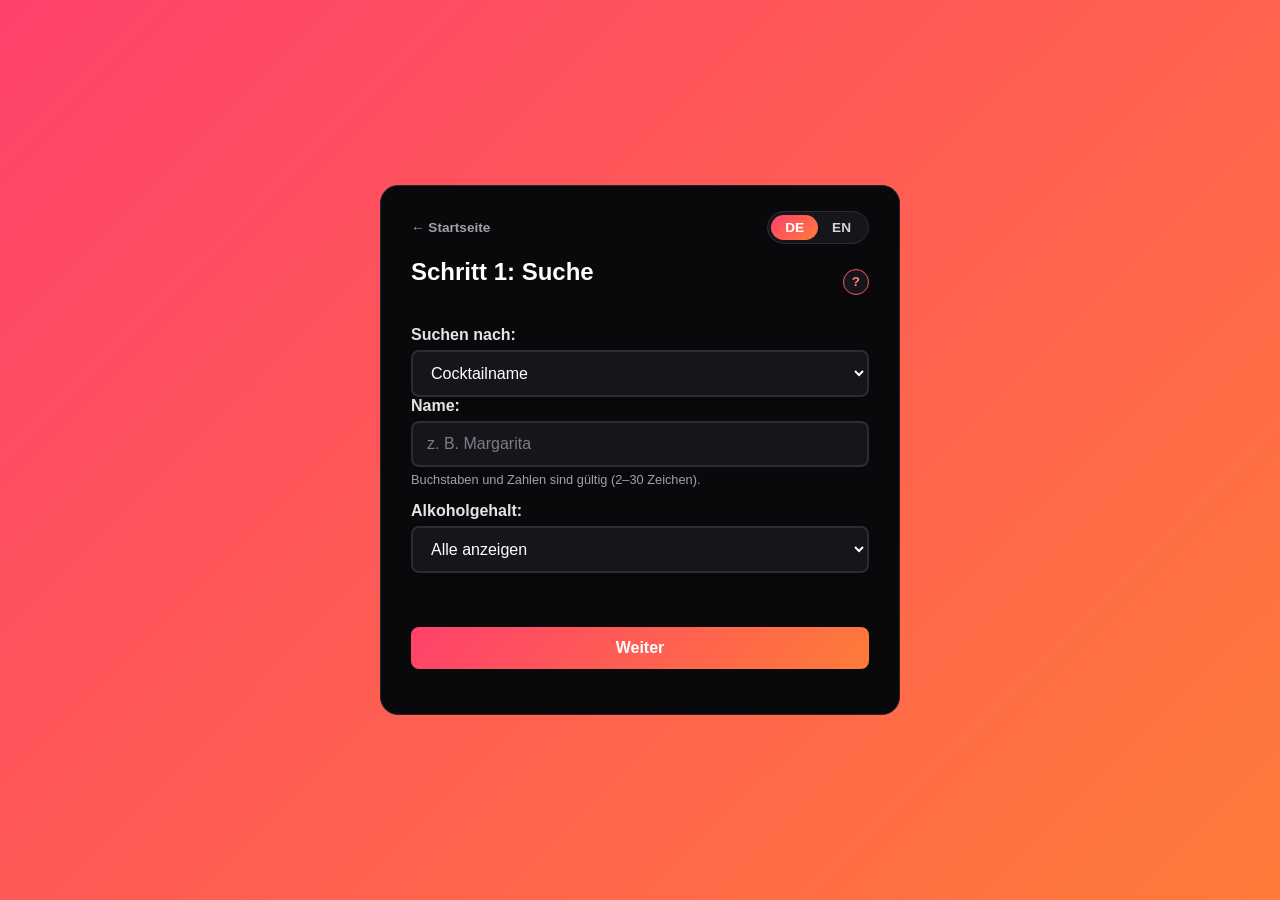
<file: index.html>
<!DOCTYPE html>
<html lang="de">
<head>
  <meta charset="UTF-8">
  <meta name="viewport" content="width=device-width, initial-scale=1.0">
  <title>Cocktail-Finder</title>
  <link rel="stylesheet" href="style.css">
</head>
<body>

  <main class="main-container">
    <form id="cocktailForm" onsubmit="return false;" class="form-card">

      <!-- DAUERHAFT SICHTBARER SPRACH-SWITCH OBEN RECHTS -->
      <div class="top-bar">
        <a href="start.html" class="home-link" data-i18n="homeLink">← Startseite</a>
        <div class="lang-switch" role="group" aria-label="Sprache wählen">
          <button type="button" id="btnLangDE" class="lang-btn active">DE</button>
          <button type="button" id="btnLangEN" class="lang-btn">EN</button>
        </div>
      </div>

      <!-- ==================== SCHRITT 1 ==================== -->
      <div id="step1" class="step">
        <div class="step-header">
          <h2 data-i18n="step1Title">Schritt 1: Suche</h2>
          <!-- E6 KOMPONENTE 1: TOOLTIP -->
          <span class="tooltip-wrapper">
            <button type="button" class="tooltip-trigger" aria-label="Hilfe zur Suche">?</button>
            <span class="tooltip-box" data-i18n="searchTooltip">
              Wähle „Cocktailname“ für bekannte Drinks, „Hauptzutat“ für Vorräte oder „Random“ für eine Überraschung.
            </span>
          </span>
        </div>

        <label for="searchType" data-i18n="labelSearchType">Suchen nach:</label>
        <select id="searchType">
          <option value="name" data-i18n="optName">Cocktailname</option>
          <option value="ingredient" data-i18n="optIngredient">Hauptzutat</option>
          <option value="random" data-i18n="optRandom">🎲 Random Cocktail</option>
        </select>

        <!-- Eingabefeld A: Name -->
        <div id="groupName">
          <label for="inputName" data-i18n="labelName">Name:</label>
          <input 
            type="text" 
            id="inputName" 
            placeholder="z. B. Margarita"
            aria-describedby="feedbackText nameHint"
            aria-invalid="false"
          >
          <small id="nameHint" class="hint-text" data-i18n="hintText">Buchstaben und Zahlen sind gültig (2–30 Zeichen).</small>
        </div>

        <!-- Eingabefeld B: Zutat -->
        <div id="groupIngredient" class="hidden">
          <label for="inputIngredient" data-i18n="labelIngredient">Zutat:</label>
          <input 
            type="text" 
            id="inputIngredient" 
            placeholder="z. B. Rum"
            aria-describedby="feedbackText ingredientHint"
            aria-invalid="false"
          >
          <small id="ingredientHint" class="hint-text" data-i18n="hintText">Buchstaben und Zahlen sind gültig (2–30 Zeichen).</small>
        </div>

        <!-- Filter für Alkohol / Alkoholfrei -->
        <div id="groupAlcohol">
          <label for="alcoholFilter" data-i18n="labelAlcohol">Alkoholgehalt:</label>
          <select id="alcoholFilter">
            <option value="all" data-i18n="optAll">Alle anzeigen</option>
            <option value="Alcoholic" data-i18n="optAlcoholic">Mit Alkohol</option>
            <option value="Non_Alcoholic" data-i18n="optNonAlcoholic">Alkoholfrei</option>
          </select>
        </div>

        <p id="feedbackText" role="alert" aria-live="polite"></p>

        <button type="button" id="btnStep1" data-i18n="btnNext">Weiter</button>
      </div>

      <!-- ==================== SCHRITT 2 ==================== -->
      <div id="step2" class="step hidden">
        <h2 data-i18n="step2Title">Schritt 2: Cocktail auswählen</h2>

        <label for="resultsSelect" id="resultsCountLabel">Ergebnisliste:</label>
        <select id="resultsSelect">
          <option value="">-- Bitte wählen --</option>
        </select>

        <div class="button-group">
          <button type="button" id="btnBackTo1" class="btn-secondary" data-i18n="btnBack">Zurück</button>
          <button type="button" id="btnStep2" data-i18n="btnShowRecipe">Rezept anzeigen</button>
        </div>
      </div>

      <!-- ==================== SCHRITT 3 ==================== -->
      <div id="step3" class="step hidden">
        <div class="step-header">
          <h2 data-i18n="step3Title">Schritt 3: Rezept</h2>
          <!-- E6 KOMPONENTE 3: MODAL-TRIGGER -->
          <button type="button" id="btnOpenUnitModal" class="btn-info-pill" data-i18n="btnUnitInfo">📏 Einheiten-Info</button>
        </div>
        
        <div id="recipeResult"></div>

        <div id="normalStep3Buttons">
          <button type="button" id="btnBackTo2" class="btn-secondary" data-i18n="btnBack">Zurück</button>
        </div>

        <div id="randomStep3Buttons" class="button-group hidden">
          <button type="button" id="btnBackToStartFromRandom" class="btn-secondary" data-i18n="btnNewSearch">Neue Suche</button>
          <button type="button" id="btnAnotherRandom" data-i18n="btnAnotherRandom">🎲 Anderer Cocktail</button>
        </div>
      </div>

    </form>
  </main>

  <!-- E6 KOMPONENTE 3: MODAL-FENSTER (EINHEITEN-TABELLE) -->
  <div id="unitModal" class="modal-overlay hidden" role="dialog" aria-modal="true" aria-labelledby="modalTitle">
    <div class="modal-card">
      <div class="modal-header">
        <h3 id="modalTitle" data-i18n="modalTitle">📏 Barkeeper-Umrechnung</h3>
        <button type="button" id="btnCloseUnitModal" class="modal-close" aria-label="Schliessen">✕</button>
      </div>
      <p class="modal-desc" data-i18n="modalDesc">
        Internationale Cocktail-Rezepte verwenden oft US-Einheiten. Auf Deutsch rechnet unsere App diese automatisch für dich um:
      </p>
      <ul class="modal-list">
        <li><strong>1 oz (Ounce)</strong> = ca. 30 ml</li>
        <li><strong>1 cl (Centiliter)</strong> = 10 ml</li>
        <li><strong>1 tsp (Teaspoon)</strong> = 5 ml (1 TL)</li>
        <li><strong>1 tbsp (Tablespoon)</strong> = 15 ml (1 EL)</li>
        <li><strong>1 Shot</strong> = ca. 45 ml</li>
        <li><strong>1 Dash</strong> = 1 Spritzer (ca. 1 ml)</li>
      </ul>
    </div>
  </div>

  <script src="script.js"></script>
</body>
</html>
</file>
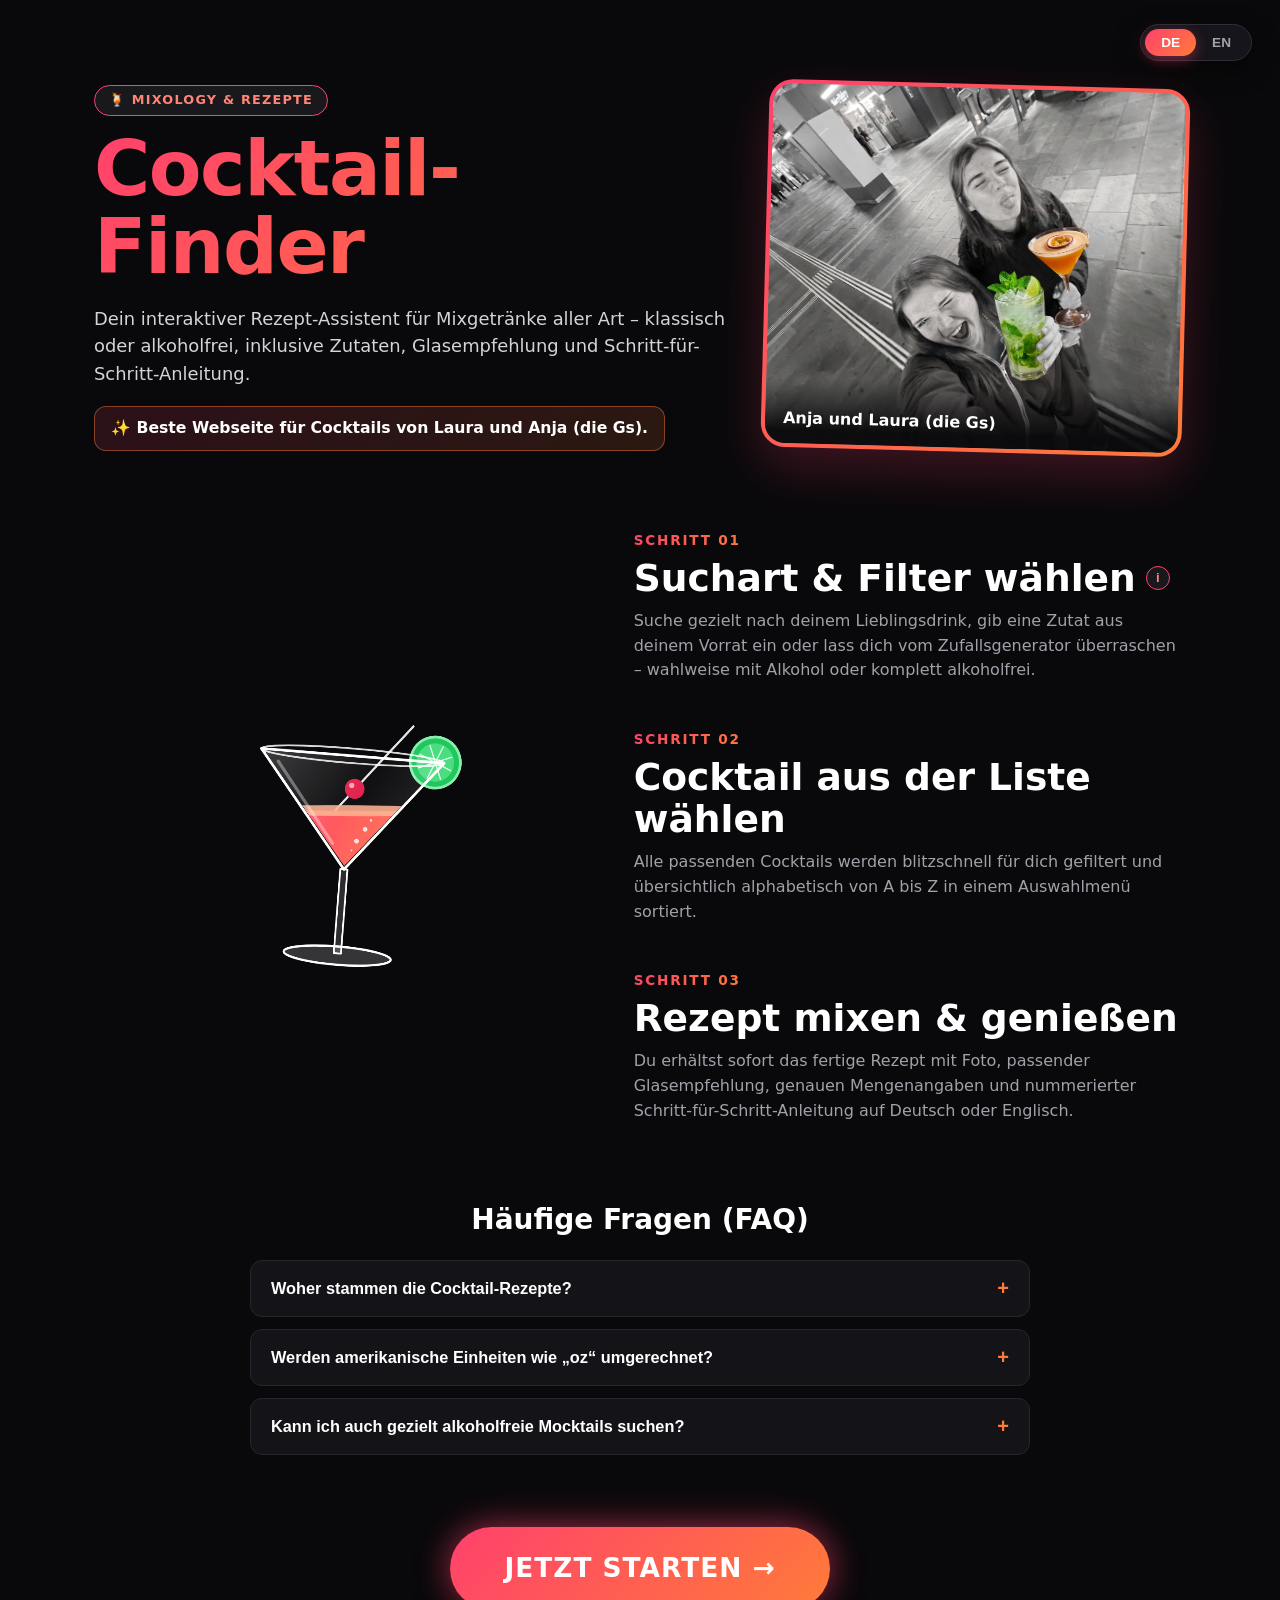
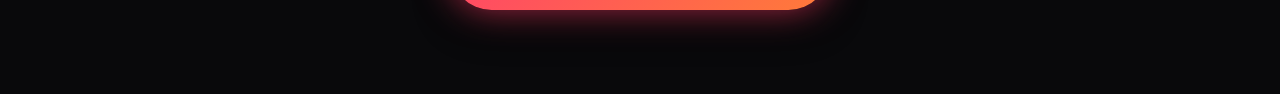
<file: start.html>
<!DOCTYPE html>
<html lang="de">
<head>
  <meta charset="UTF-8">
  <meta name="viewport" content="width=device-width, initial-scale=1.0">
  <title>Cocktail-Finder – Laura &amp; Anja</title>
  <style>
    * {
      box-sizing: border-box;
      margin: 0;
      padding: 0;
    }

    html {
      scroll-behavior: smooth;
    }

    body {
      font-family: 'Segoe UI', system-ui, -apple-system, sans-serif;
      background-color: #09090b;
      color: #f4f4f5;
      overflow-x: hidden;
      line-height: 1.45;
    }

    /* Frei schwebender Sprach-Switch oben rechts */
    .floating-lang {
      position: fixed;
      top: 24px;
      right: 28px;
      z-index: 100;
    }

    .lang-switch {
      display: inline-flex;
      background-color: rgba(24, 24, 29, 0.9);
      backdrop-filter: blur(10px);
      border: 1px solid #2e2e36;
      border-radius: 24px;
      padding: 4px;
      box-shadow: 0 8px 24px rgba(0, 0, 0, 0.5);
    }

    .lang-btn {
      padding: 6px 16px;
      font-size: 0.85rem;
      font-weight: 800;
      border: none;
      border-radius: 20px;
      background-color: transparent;
      color: #a1a1aa;
      cursor: pointer;
      transition: all 0.25s ease;
    }

    .lang-btn.active {
      background: linear-gradient(135deg, #ff416c, #ff7b39);
      color: #ffffff;
      box-shadow: 0 4px 14px rgba(255, 65, 108, 0.4);
    }

    /* Hauptcontainer */
    .container {
      position: relative;
      z-index: 1;
      max-width: 1140px;
      margin: 0 auto;
      padding: 84px 24px 68px 24px;
    }

    /* 1. HERO SECTION MIT EUREM FOTO */
    .hero-grid {
      display: grid;
      grid-template-columns: 1.2fr 0.8fr;
      gap: 40px;
      align-items: center;
      margin-bottom: 64px;
    }

    .badge {
      display: inline-block;
      background-color: #18181d;
      border: 1px solid #ff416c;
      color: #ff8577;
      font-weight: 800;
      font-size: 0.8rem;
      text-transform: uppercase;
      letter-spacing: 1.2px;
      padding: 5px 14px;
      border-radius: 30px;
      margin-bottom: 14px;
    }

    h1 {
      font-size: clamp(3rem, 6vw, 5rem);
      font-weight: 900;
      line-height: 1.02;
      letter-spacing: -1.5px;
      margin-bottom: 18px;
      background: linear-gradient(135deg, #ff416c 0%, #ff7b39 100%);
      -webkit-background-clip: text;
      background-clip: text;
      -webkit-text-fill-color: transparent;
    }

    .hero-text {
      font-size: clamp(1.05rem, 1.4vw, 1.22rem);
      color: #d4d4d8;
      line-height: 1.55;
      margin-bottom: 18px;
    }

    .creators-tag {
      display: inline-flex;
      align-items: center;
      gap: 8px;
      background: linear-gradient(135deg, rgba(255, 65, 108, 0.14), rgba(255, 123, 57, 0.14));
      border: 1px solid rgba(255, 123, 57, 0.45);
      padding: 10px 16px;
      border-radius: 12px;
      font-weight: 700;
      font-size: 0.98rem;
      color: #ffffff;
    }

    /* Platzhalter-Karte für euer Foto */
    .photo-card {
      position: relative;
      border-radius: 24px;
      padding: 4px;
      background: linear-gradient(135deg, #ff416c, #ff7b39);
      box-shadow: 0 20px 50px rgba(255, 65, 108, 0.22);
      transform: rotate(1.5deg);
      transition: transform 0.35s ease;
    }

    .photo-card:hover {
      transform: rotate(0deg) scale(1.02);
    }

    .photo-inner {
      background-color: #141418;
      border-radius: 20px;
      overflow: hidden;
      position: relative;
    }

    .photo-inner img {
      width: 100%;
      height: 360px;
      object-fit: cover;
      display: block;
    }

    .photo-caption {
      position: absolute;
      bottom: 0;
      left: 0;
      right: 0;
      background: linear-gradient(to top, rgba(9, 9, 11, 0.95) 20%, transparent);
      padding: 28px 18px 14px 18px;
      font-weight: 800;
      font-size: 1rem;
      color: #ffffff;
      display: flex;
      justify-content: space-between;
      align-items: center;
    }

    .photo-caption span {
      font-size: 0.78rem;
      color: #ff8577;
      font-weight: 600;
    }

    /* 2. COCKTAILGLAS + ERKLÄRUNGSTEXTE */
    .showcase-grid {
      display: grid;
      grid-template-columns: 0.95fr 1.05fr;
      gap: 40px;
      align-items: center;
      margin-bottom: 64px;
    }

    .glass-sticky-column {
      position: sticky;
      top: 90px;
      height: 410px;
      display: flex;
      align-items: center;
      justify-content: center;
    }

    #cocktailCanvas {
      position: relative;
      z-index: 1;
      width: 340px;
      height: 410px;
      display: block;
      cursor: grab;
    }

    .story-column {
      display: flex;
      flex-direction: column;
      gap: 44px;
      padding: 12px 0;
    }

    .story-kicker {
      display: inline-block;
      font-size: 0.85rem;
      font-weight: 900;
      text-transform: uppercase;
      letter-spacing: 1.8px;
      margin-bottom: 6px;
      background: linear-gradient(135deg, #ff416c, #ff7b39);
      -webkit-background-clip: text;
      background-clip: text;
      -webkit-text-fill-color: transparent;
    }

    .story-block h2 {
      font-size: clamp(1.7rem, 3vw, 2.35rem);
      font-weight: 900;
      line-height: 1.12;
      color: #ffffff;
      margin-bottom: 10px;
      display: flex;
      align-items: center;
      gap: 10px;
      flex-wrap: wrap;
    }

    .story-block p {
      font-size: clamp(1rem, 1.25vw, 1.12rem);
      color: #a1a1aa;
      line-height: 1.55;
    }

    /* === E6 KOMPONENTE 1: TOOLTIP === */
    .tooltip-wrapper {
      position: relative;
      display: inline-flex;
      align-items: center;
    }

    .tooltip-trigger {
      display: inline-flex;
      align-items: center;
      justify-content: center;
      width: 24px;
      height: 24px;
      border-radius: 50%;
      background-color: #18181d;
      border: 1px solid #ff416c;
      color: #ff8577;
      font-size: 0.82rem;
      font-weight: 900;
      cursor: help;
    }

    .tooltip-box {
      visibility: hidden;
      opacity: 0;
      position: absolute;
      bottom: 135%;
      left: 50%;
      transform: translateX(-50%);
      width: 250px;
      background-color: #18181d;
      color: #f4f4f5;
      border: 1px solid #ff5566;
      padding: 10px 12px;
      border-radius: 10px;
      font-size: 0.84rem;
      font-weight: 500;
      line-height: 1.4;
      z-index: 50;
      transition: opacity 0.2s ease, visibility 0.2s ease;
      pointer-events: none;
    }

    .tooltip-wrapper:hover .tooltip-box,
    .tooltip-wrapper:focus-within .tooltip-box {
      visibility: visible;
      opacity: 1;
    }

    /* === E6 KOMPONENTE 2: ACCORDION (FAQ) === */
    .faq-section {
      max-width: 780px;
      margin: 0 auto 56px auto;
    }

    .faq-heading {
      text-align: center;
      font-size: 1.75rem;
      font-weight: 900;
      margin-bottom: 20px;
      color: #ffffff;
    }

    .accordion-item {
      background-color: #141418;
      border: 1px solid #26262f;
      border-radius: 12px;
      margin-bottom: 12px;
      overflow: hidden;
    }

    .accordion-header {
      width: 100%;
      background: transparent;
      border: none;
      color: #ffffff;
      padding: 16px 20px;
      font-size: 1.02rem;
      font-weight: 700;
      text-align: left;
      cursor: pointer;
      display: flex;
      justify-content: space-between;
      align-items: center;
      transition: background-color 0.2s ease;
    }

    .accordion-header:hover {
      background-color: #1a1a20;
    }

    .accordion-icon {
      color: #ff7b39;
      font-size: 1.25rem;
      font-weight: 900;
      transition: transform 0.25s ease;
    }

    .accordion-item.open .accordion-icon {
      transform: rotate(45deg);
    }

    .accordion-body {
      max-height: 0;
      overflow: hidden;
      transition: max-height 0.28s ease, padding 0.28s ease;
      padding: 0 20px;
      color: #a1a1aa;
      font-size: 0.96rem;
      line-height: 1.55;
    }

    .accordion-item.open .accordion-body {
      max-height: 180px;
      padding: 0 20px 18px 20px;
    }

    /* 3. MARKANTER, GROSSER START-BUTTON MIT GLOW AM SCHLUSS */
    .cta-section {
      text-align: center;
      padding: 16px;
    }

    .cta-button {
      display: inline-flex;
      align-items: center;
      gap: 14px;
      padding: 22px 54px;
      font-size: clamp(1.25rem, 2.3vw, 1.65rem);
      font-weight: 900;
      text-transform: uppercase;
      letter-spacing: 1px;
      text-decoration: none;
      color: #ffffff;
      background: linear-gradient(135deg, #ff416c 0%, #ff7b39 100%);
      border-radius: 60px;
      box-shadow: 0 0 35px rgba(255, 65, 108, 0.65), 0 15px 35px rgba(0, 0, 0, 0.6);
      transition: all 0.3s cubic-bezier(0.175, 0.885, 0.32, 1.275);
      animation: pulseGlow 2.5s infinite;
    }

    .cta-button:hover {
      transform: scale(1.07) translateY(-4px);
      box-shadow: 0 0 55px rgba(255, 123, 57, 0.9), 0 20px 45px rgba(0, 0, 0, 0.8);
    }

    @keyframes pulseGlow {
      0%, 100% {
        box-shadow: 0 0 30px rgba(255, 65, 108, 0.6), 0 15px 35px rgba(0, 0, 0, 0.6);
      }
      50% {
        box-shadow: 0 0 52px rgba(255, 123, 57, 0.85), 0 15px 35px rgba(0, 0, 0, 0.6);
      }
    }

    /* Responsive für Tablets & Smartphones */
    @media (max-width: 900px) {
      .container {
        padding-top: 88px;
      }

      .hero-grid,
      .showcase-grid {
        grid-template-columns: 1fr;
        gap: 32px;
      }

      .glass-sticky-column {
        position: relative;
        top: 0;
        height: 360px;
      }

      .story-column {
        gap: 34px;
      }

      .photo-card {
        transform: rotate(0deg);
        max-width: 440px;
        margin: 0 auto;
      }
    }
  </style>
</head>
<body>

  <!-- SPRACH-SWITCH OBEN RECHTS -->
  <div class="floating-lang">
    <div class="lang-switch" role="group" aria-label="Sprache wählen">
      <button type="button" id="btnLangDE" class="lang-btn active">DE</button>
      <button type="button" id="btnLangEN" class="lang-btn">EN</button>
    </div>
  </div>

  <main class="container">

    <!-- 1. HERO-BEREICH MIT EUREM FOTO -->
    <section class="hero-grid">
      <div>
        <span class="badge" data-i18n="badge">🍹 Mixology &amp; Rezepte</span>
        <h1 data-i18n="title">Cocktail-Finder</h1>
        <p class="hero-text" data-i18n="subtitle">
          Dein interaktiver Rezept-Assistent für Mixgetränke aller Art – klassisch oder alkoholfrei, inklusive Zutaten, Glasempfehlung und Schritt-für-Schritt-Anleitung.
        </p>
        <div class="creators-tag" data-i18n="creators">
          ✨ Beste Webseite für Cocktails von Laura und Anja (die Gs).
        </div>
      </div>

      <div class="photo-card">
        <div class="photo-inner">
          <img 
            src="lauraanja.png" 
            alt="Laura und Anja mit Cocktails"
          >
          <div class="photo-caption">
            Anja und Laura (die Gs)
  
          </div>
        </div>
      </div>
    </section>

    <!-- 2. FREI SCHWEBENDES COCKTAILGLAS + ERKLÄRUNGSTEXTE -->
    <section class="showcase-grid" id="showcaseSection">
      <div class="glass-sticky-column">
        <canvas id="cocktailCanvas" width="760" height="900"></canvas>
      </div>

      <div class="story-column">
        <div class="story-block">
          <span class="story-kicker" data-i18n="s1Kicker">Schritt 01</span>
          <h2>
            <span data-i18n="s1Title">Suchart &amp; Filter wählen</span>
            <!-- E6 KOMPONENTE 1: TOOLTIP -->
            <span class="tooltip-wrapper">
              <button type="button" class="tooltip-trigger" aria-label="Such-Tipp">i</button>
              <span class="tooltip-box" data-i18n="s1Tooltip">
                Tipp: Du kannst auch deutsche Zutatennamen wie „Zitrone“ oder „Erdbeere“ eingeben – die App übersetzt sie automatisch!
              </span>
            </span>
          </h2>
          <p data-i18n="s1Desc">
            Suche gezielt nach deinem Lieblingsdrink, gib eine Zutat aus deinem Vorrat ein oder lass dich vom Zufallsgenerator überraschen – wahlweise mit Alkohol oder komplett alkoholfrei.
          </p>
        </div>

        <div class="story-block">
          <span class="story-kicker" data-i18n="s2Kicker">Schritt 02</span>
          <h2 data-i18n="s2Title">Cocktail aus der Liste wählen</h2>
          <p data-i18n="s2Desc">
            Alle passenden Cocktails werden blitzschnell für dich gefiltert und übersichtlich alphabetisch von A bis Z in einem Auswahlmenü sortiert.
          </p>
        </div>

        <div class="story-block">
          <span class="story-kicker" data-i18n="s3Kicker">Schritt 03</span>
          <h2 data-i18n="s3Title">Rezept mixen &amp; genießen</h2>
          <p data-i18n="s3Desc">
            Du erhältst sofort das fertige Rezept mit Foto, passender Glasempfehlung, genauen Mengenangaben und nummerierter Schritt-für-Schritt-Anleitung auf Deutsch oder Englisch.
          </p>
        </div>
      </div>
    </section>

    <!-- E6 KOMPONENTE 2: ACCORDION (HÄUFIGE FRAGEN) -->
    <section class="faq-section" aria-label="Häufige Fragen">
      <h2 class="faq-heading" data-i18n="faqHeading">Häufige Fragen (FAQ)</h2>

      <div class="accordion-item">
        <button type="button" class="accordion-header" aria-expanded="false">
          <span data-i18n="faq1Q">Woher stammen die Cocktail-Rezepte?</span>
          <span class="accordion-icon">+</span>
        </button>
        <div class="accordion-body">
          <p data-i18n="faq1A">Alle Rezepte, Bilder und Glasempfehlungen werden live über die offizielle TheCocktailDB-API abgerufen und bei Bedarf automatisch ins Deutsche übersetzt.</p>
        </div>
      </div>

      <div class="accordion-item">
        <button type="button" class="accordion-header" aria-expanded="false">
          <span data-i18n="faq2Q">Werden amerikanische Einheiten wie „oz“ umgerechnet?</span>
          <span class="accordion-icon">+</span>
        </button>
        <div class="accordion-body">
          <p data-i18n="faq2A">Ja! Wenn die Sprache auf Deutsch steht, rechnet unsere App Angaben wie oz, tsp, tbsp oder cups automatisch in Milliliter (ml), Teelöffel (TL) und Esslöffel (EL) um.</p>
        </div>
      </div>

      <div class="accordion-item">
        <button type="button" class="accordion-header" aria-expanded="false">
          <span data-i18n="faq3Q">Kann ich auch gezielt alkoholfreie Mocktails suchen?</span>
          <span class="accordion-icon">+</span>
        </button>
        <div class="accordion-body">
          <p data-i18n="faq3A">Ja, in Schritt 1 kannst du über den Filter „Alkoholgehalt“ direkt auswählen, ob dir alle Drinks, nur alkoholische oder nur alkoholfreie Rezepte angezeigt werden sollen.</p>
        </div>
      </div>
    </section>

    <!-- 3. HERAUSSTECHENDER START-BUTTON MIT GLOW -->
    <section class="cta-section">
      <a href="index.html" class="cta-button" data-i18n="ctaBtn">
        Jetzt starten →
      </a>
    </section>

  </main>

  <script>
    const btnLangDE = document.getElementById('btnLangDE');
    const btnLangEN = document.getElementById('btnLangEN');
    const canvas = document.getElementById('cocktailCanvas');
    const ctx = canvas.getContext('2d');
    const showcaseSection = document.getElementById('showcaseSection');

    // E6: Accordion-Logik
    document.querySelectorAll('.accordion-header').forEach(header => {
      header.addEventListener('click', () => {
        const item = header.parentElement;
        const isOpen = item.classList.contains('open');

        document.querySelectorAll('.accordion-item').forEach(el => {
          el.classList.remove('open');
          el.querySelector('.accordion-header').setAttribute('aria-expanded', 'false');
        });

        if (!isOpen) {
          item.classList.add('open');
          header.setAttribute('aria-expanded', 'true');
        }
      });
    });

    const translations = {
      de: {
        badge: '🍹 Mixology & Rezepte',
        title: 'Cocktail-Finder',
        subtitle: 'Dein interaktiver Rezept-Assistent für Mixgetränke aller Art – klassisch oder alkoholfrei, inklusive Zutaten, Glasempfehlung und Schritt-für-Schritt-Anleitung.',
        creators: '✨ Beste Webseite für Cocktails von Laura und Anja (die Gs).',
        photoHint: '📸 Platzhalter – Euer Foto hier einfügen',
        s1Kicker: 'Schritt 01',
        s1Title: 'Suchart & Filter wählen',
        s1Tooltip: 'Tipp: Du kannst auch deutsche Zutatennamen wie „Zitrone“ oder „Erdbeere“ eingeben – die App übersetzt sie automatisch!',
        s1Desc: 'Suche gezielt nach deinem Lieblingsdrink, gib eine Zutat aus deinem Vorrat ein oder lass dich vom Zufallsgenerator überraschen – wahlweise mit Alkohol oder komplett alkoholfrei.',
        s2Kicker: 'Schritt 02',
        s2Title: 'Cocktail aus der Liste wählen',
        s2Desc: 'Alle passenden Cocktails werden blitzschnell für dich gefiltert und übersichtlich alphabetisch von A bis Z in einem Auswahlmenü sortiert.',
        s3Kicker: 'Schritt 03',
        s3Title: 'Rezept mixen & genießen',
        s3Desc: 'Du erhältst sofort das fertige Rezept mit Foto, passender Glasempfehlung, genauen Mengenangaben und nummerierter Schritt-für-Schritt-Anleitung auf Deutsch oder Englisch.',
        faqHeading: 'Häufige Fragen (FAQ)',
        faq1Q: 'Woher stammen die Cocktail-Rezepte?',
        faq1A: 'Alle Rezepte, Bilder und Glasempfehlungen werden live über die offizielle TheCocktailDB-API abgerufen und bei Bedarf automatisch ins Deutsche übersetzt.',
        faq2Q: 'Werden amerikanische Einheiten wie „oz“ umgerechnet?',
        faq2A: 'Ja! Wenn die Sprache auf Deutsch steht, rechnet unsere App Angaben wie oz, tsp, tbsp oder cups automatisch in Milliliter (ml), Teelöffel (TL) und Esslöffel (EL) um.',
        faq3Q: 'Kann ich auch gezielt alkoholfreie Mocktails suchen?',
        faq3A: 'Ja, in Schritt 1 kannst du über den Filter „Alkoholgehalt“ direkt auswählen, ob dir alle Drinks, nur alkoholische oder nur alkoholfreie Rezepte angezeigt werden sollen.',
        ctaBtn: 'Jetzt starten →'
      },
      en: {
        badge: '🍹 Mixology & Recipes',
        title: 'Cocktail-Finder',
        subtitle: 'Your interactive recipe assistant for all kinds of mixed drinks – classic or non-alcoholic, including ingredients, glass recommendations, and step-by-step instructions.',
        creators: '✨ Best website for cocktails by Laura and Anja (the Gs).',
        photoHint: '📸 Placeholder – Insert your photo here',
        s1Kicker: 'Step 01',
        s1Title: 'Choose search mode & filter',
        s1Tooltip: 'Tip: You can search by drink name, any single ingredient at home, or use the random button!',
        s1Desc: 'Search for your favorite drink, enter an ingredient you already have at home, or let the random generator surprise you – alcoholic or non-alcoholic.',
        s2Kicker: 'Step 02',
        s2Title: 'Pick a cocktail from the list',
        s2Desc: 'All matching cocktails are filtered in seconds and neatly sorted alphabetically from A to Z in a dropdown menu.',
        s3Kicker: 'Step 03',
        s3Title: 'Mix & enjoy your recipe',
        s3Desc: 'Instantly get the full recipe with photo, glass recommendation, exact measurements, and numbered step-by-step instructions in English or German.',
        faqHeading: 'Frequently Asked Questions (FAQ)',
        faq1Q: 'Where do the cocktail recipes come from?',
        faq1A: 'All recipes, photos, and glass recommendations are fetched live from the official TheCocktailDB API and automatically translated when needed.',
        faq2Q: 'Are US units like "oz" converted?',
        faq2A: 'Yes! When set to German, our app automatically converts units like oz, tsp, tbsp, and cups into milliliters (ml).',
        faq3Q: 'Can I specifically search for non-alcoholic mocktails?',
        faq3A: 'Yes, in Step 1 you can use the alcohol filter to show all drinks, alcoholic drinks only, or non-alcoholic mocktails only.',
        ctaBtn: 'Start Now →'
      }
    };

    function setLanguage(lang) {
      btnLangDE.classList.toggle('active', lang === 'de');
      btnLangEN.classList.toggle('active', lang === 'en');

      document.querySelectorAll('[data-i18n]').forEach(el => {
        const key = el.getAttribute('data-i18n');
        if (translations[lang][key]) {
          el.textContent = translations[lang][key];
        }
      });
    }

    btnLangDE.addEventListener('click', () => setLanguage('de'));
    btnLangEN.addEventListener('click', () => setLanguage('en'));

    // Interaktives Cocktailglas
    let targetAngle = -0.26;
    let currentAngle = -0.26;
    let targetFill = 0.30;
    let currentFill = 0.30;
    let targetShiftX = -10;
    let currentShiftX = -10;
    let mouseOffsetX = 0;
    let mouseOffsetY = 0;
    let floatTick = 0;

    const bubbles = Array.from({ length: 15 }, () => ({
      x: (Math.random() - 0.5) * 145,
      y: Math.random() * 140,
      r: 2 + Math.random() * 4,
      speed: 0.65 + Math.random() * 1.15
    }));

    window.addEventListener('scroll', () => {
      const rect = showcaseSection.getBoundingClientRect();
      const windowH = window.innerHeight;
      const rawProgress = (windowH * 0.85 - rect.top) / (rect.height + windowH * 0.2);
      const progress = Math.min(Math.max(rawProgress, 0), 1);

      targetAngle = -0.28 + Math.sin(progress * Math.PI * 1.1) * 0.45 + progress * 0.28;
      targetShiftX = Math.sin(progress * Math.PI * 1.5) * 16;
      targetFill = 0.30 + progress * 0.58;
    });

    window.addEventListener('mousemove', (e) => {
      const normX = (e.clientX / window.innerWidth) - 0.5;
      const normY = (e.clientY / window.innerHeight) - 0.5;
      mouseOffsetX = normX * 0.32;
      mouseOffsetY = normY * 0.36;
    });

    function drawCocktailGlass() {
      floatTick += 0.03;
      const idleFloatY = Math.sin(floatTick) * 6;
      const idleWobble = Math.cos(floatTick * 0.8) * 0.03;

      const desiredAngle = targetAngle + mouseOffsetY + mouseOffsetX * 0.4 + idleWobble;
      currentAngle += (desiredAngle - currentAngle) * 0.09;
      currentFill += (targetFill - currentFill) * 0.08;
      currentShiftX += (targetShiftX + mouseOffsetX * 18 - currentShiftX) * 0.08;

      ctx.clearRect(0, 0, canvas.width, canvas.height);

      ctx.save();
      ctx.translate(canvas.width / 2 + currentShiftX, canvas.height / 2 + 20 + idleFloatY);
      ctx.rotate(currentAngle);

      // Limettenscheibe
      ctx.save();
      ctx.translate(185, -180);
      ctx.rotate(0.4);
      ctx.beginPath();
      ctx.arc(0, 0, 56, 0, Math.PI * 2);
      ctx.fillStyle = '#22c55e';
      ctx.fill();
      ctx.lineWidth = 6;
      ctx.strokeStyle = '#86efac';
      ctx.stroke();

      ctx.beginPath();
      ctx.arc(0, 0, 42, 0, Math.PI * 2);
      ctx.fillStyle = '#4ade80';
      ctx.fill();

      ctx.strokeStyle = '#dcfce7';
      ctx.lineWidth = 3;
      for (let i = 0; i < 4; i++) {
        ctx.rotate(Math.PI / 4);
        ctx.beginPath();
        ctx.moveTo(-40, 0);
        ctx.lineTo(40, 0);
        ctx.stroke();
      }
      ctx.restore();

      // Cocktailspiess & Kirsche
      ctx.save();
      ctx.beginPath();
      ctx.moveTo(-60, -20);
      ctx.lineTo(130, -255);
      ctx.strokeStyle = '#e4e4e7';
      ctx.lineWidth = 5;
      ctx.lineCap = 'round';
      ctx.stroke();

      ctx.beginPath();
      ctx.arc(10, -108, 22, 0, Math.PI * 2);
      ctx.fillStyle = '#e11d48';
      ctx.fill();

      ctx.beginPath();
      ctx.arc(3, -115, 6, 0, Math.PI * 2);
      ctx.fillStyle = '#fda4af';
      ctx.fill();
      ctx.restore();

      // Flüssigkeit
      ctx.save();
      ctx.beginPath();
      ctx.moveTo(-195, -172);
      ctx.lineTo(195, -172);
      ctx.lineTo(0, 62);
      ctx.closePath();
      ctx.clip();

      const bowlBottomY = 62;
      const bowlTopY = -172;
      const liquidTopY = bowlBottomY - (bowlBottomY - bowlTopY) * currentFill;

      ctx.translate(0, liquidTopY);
      ctx.rotate(-currentAngle * 0.92);

      const grad = ctx.createLinearGradient(-180, 0, 180, 220);
      grad.addColorStop(0, '#ff416c');
      grad.addColorStop(1, '#ff7b39');

      ctx.fillStyle = grad;
      ctx.fillRect(-340, 0, 680, 440);

      ctx.beginPath();
      ctx.ellipse(0, 0, 260, 12, 0, 0, Math.PI * 2);
      ctx.fillStyle = 'rgba(255, 175, 140, 0.88)';
      ctx.fill();

      ctx.fillStyle = 'rgba(255, 255, 255, 0.8)';
      bubbles.forEach(b => {
        b.y -= b.speed;
        if (b.y < 8) b.y = 160;
        ctx.beginPath();
        ctx.arc(b.x, b.y, b.r, 0, Math.PI * 2);
        ctx.fill();
      });

      ctx.restore();

      // Glas-Umriss
      const glassGrad = ctx.createLinearGradient(-200, -180, 200, 60);
      glassGrad.addColorStop(0, 'rgba(255, 255, 255, 0.22)');
      glassGrad.addColorStop(0.5, 'rgba(255, 255, 255, 0.03)');
      glassGrad.addColorStop(1, 'rgba(255, 255, 255, 0.16)');

      ctx.beginPath();
      ctx.moveTo(-205, -180);
      ctx.lineTo(205, -180);
      ctx.lineTo(0, 70);
      ctx.closePath();
      ctx.fillStyle = glassGrad;
      ctx.fill();

      ctx.lineWidth = 6;
      ctx.strokeStyle = '#ffffff';
      ctx.lineJoin = 'round';
      ctx.stroke();

      ctx.beginPath();
      ctx.ellipse(0, -180, 205, 16, 0, 0, Math.PI * 2);
      ctx.strokeStyle = 'rgba(255, 255, 255, 0.85)';
      ctx.lineWidth = 4;
      ctx.stroke();

      ctx.beginPath();
      ctx.moveTo(-165, -155);
      ctx.lineTo(-30, 15);
      ctx.strokeStyle = 'rgba(255, 255, 255, 0.35)';
      ctx.lineWidth = 7;
      ctx.lineCap = 'round';
      ctx.stroke();

      ctx.fillStyle = 'rgba(255, 255, 255, 0.15)';
      ctx.fillRect(-8, 70, 16, 185);
      ctx.strokeStyle = '#ffffff';
      ctx.lineWidth = 4;
      ctx.strokeRect(-8, 70, 16, 185);

      ctx.beginPath();
      ctx.ellipse(0, 260, 120, 20, 0, 0, Math.PI * 2);
      ctx.fillStyle = 'rgba(255, 255, 255, 0.18)';
      ctx.fill();
      ctx.strokeStyle = '#ffffff';
      ctx.lineWidth = 5;
      ctx.stroke();

      ctx.restore();
      requestAnimationFrame(drawCocktailGlass);
    }

    drawCocktailGlass();
  </script>
</body>
</html>
</file>
<file: style.css>
/* Hilfsklasse zum Verstecken von Elementen */
.hidden {
  display: none !important;
}

/* === GRUNDLAYOUT & ZENTRIERUNG === */
* {
  box-sizing: border-box;
}

body {
  font-family: 'Segoe UI', Tahoma, Geneva, Verdana, sans-serif;
  background: linear-gradient(135deg, #ff416c 0%, #ff7b39 100%);
  background-attachment: fixed;
  color: #f4f4f5;
  margin: 0;
  padding: 20px;
  min-height: 100vh;
  display: flex;
  justify-content: center;
  align-items: center;
}

.main-container {
  width: 100%;
  max-width: 520px;
}

/* Tiefschwarze Hauptkarte */
.form-card {
  background-color: #09090b;
  border: 1px solid #26262f;
  border-radius: 18px;
  padding: 25px 30px 30px 30px;
}

/* === KOPFZEILE MIT STARTSEITE-LINK & SPRACH-SWITCH === */
.top-bar {
  display: flex;
  justify-content: space-between;
  align-items: center;
  margin-bottom: 14px;
}

.home-link {
  color: #a1a1aa;
  text-decoration: none;
  font-size: 0.85rem;
  font-weight: 600;
  transition: color 0.2s ease;
}

.home-link:hover {
  color: #ff8577;
}

.lang-switch {
  display: inline-flex;
  background-color: #16161a;
  border: 1px solid #2c2c35;
  border-radius: 20px;
  padding: 3px;
  margin-bottom: 0;
}

.lang-btn {
  width: auto;
  margin-top: 0;
  padding: 5px 14px;
  font-size: 0.85rem;
  font-weight: bold;
  border: none;
  border-radius: 17px;
  background-color: transparent;
  color: #d4d4d8;
  cursor: pointer;
  transition: background-color 0.2s ease, color 0.2s ease;
}

.lang-btn:hover {
  color: #ffffff;
}

.lang-btn.active {
  background: linear-gradient(135deg, #ff416c, #ff7b39);
  color: #ffffff;
}

/* Schritt-Kopfzeile mit Tooltip / Modal-Pill */
.step-header {
  display: flex;
  justify-content: space-between;
  align-items: center;
  margin-bottom: 20px;
}

.step-header h2 {
  margin: 0;
}

.step h2 {
  margin-top: 0;
  margin-bottom: 20px;
  font-size: 1.5rem;
  color: #ffffff;
}

div {
  margin-bottom: 15px;
}

label {
  display: block;
  margin-bottom: 6px;
  font-weight: 600;
  color: #e4e4e7;
}

/* Eingabefelder und Dropdowns */
input[type="text"], select {
  width: 100%;
  padding: 12px 14px;
  font-size: 1rem;
  background-color: #16161a;
  color: #ffffff;
  border: 2px solid #2c2c35;
  border-radius: 8px;
  outline: none;
  transition: border-color 0.2s ease;
}

input[type="text"]::placeholder {
  color: #7c7c8a;
}

input[type="text"]:focus, select:focus {
  border-color: #ff5566;
}

/* Haupt-Buttons (Pink-Orange) */
button:not(.lang-btn):not(.tooltip-trigger):not(.btn-info-pill):not(.modal-close):not(.btn-secondary) {
  width: 100%;
  padding: 12px;
  font-size: 1rem;
  font-weight: bold;
  background: linear-gradient(135deg, #ff416c, #ff7b39);
  color: #ffffff;
  border: none;
  border-radius: 8px;
  cursor: pointer;
  transition: filter 0.2s ease, transform 0.15s ease;
  margin-top: 10px;
}

button:not(.lang-btn):not(.tooltip-trigger):not(.btn-info-pill):not(.modal-close):not(.btn-secondary):hover {
  filter: brightness(1.08);
  transform: translateY(-1px);
}

.button-group {
  display: flex;
  gap: 10px;
}

/* Sekundäre Zurück-Buttons (Dunkelgrau) */
button.btn-secondary {
  width: 100%;
  padding: 12px;
  font-size: 1rem;
  font-weight: bold;
  background: #1a1a20;
  color: #e4e4e7;
  border: 1px solid #32323d;
  border-radius: 8px;
  cursor: pointer;
  margin-top: 10px;
  transition: background-color 0.2s ease, transform 0.15s ease;
}

button.btn-secondary:hover {
  background: #25252e;
  transform: translateY(-1px);
}

/* === E6 KOMPONENTE 1: TOOLTIP === */
.tooltip-wrapper {
  position: relative;
  display: inline-flex;
  align-items: center;
  margin-bottom: 0;
}

.tooltip-trigger {
  width: 26px;
  height: 26px;
  border-radius: 50%;
  background-color: #16161a;
  border: 1px solid #ff5566;
  color: #ff8577;
  font-weight: 800;
  font-size: 0.85rem;
  cursor: help;
}

.tooltip-box {
  visibility: hidden;
  opacity: 0;
  position: absolute;
  bottom: 135%;
  right: 0;
  width: 240px;
  background-color: #18181d;
  color: #f4f4f5;
  border: 1px solid #ff5566;
  padding: 10px 12px;
  border-radius: 10px;
  font-size: 0.82rem;
  line-height: 1.4;
  z-index: 50;
  transition: opacity 0.2s ease;
  pointer-events: none;
}

.tooltip-wrapper:hover .tooltip-box,
.tooltip-wrapper:focus-within .tooltip-box {
  visibility: visible;
  opacity: 1;
}

/* === E6 KOMPONENTE 3: MODAL === */
.btn-info-pill {
  background-color: #16161a;
  border: 1px solid #ff5566;
  color: #ff8577;
  font-size: 0.8rem;
  font-weight: 700;
  padding: 6px 12px;
  border-radius: 20px;
  cursor: pointer;
}

.btn-info-pill:hover {
  background-color: #222229;
}

.modal-overlay {
  position: fixed;
  inset: 0;
  background-color: rgba(0, 0, 0, 0.78);
  display: flex;
  justify-content: center;
  align-items: center;
  padding: 20px;
  z-index: 200;
  margin-bottom: 0;
}

.modal-card {
  width: 100%;
  max-width: 420px;
  background-color: #09090b;
  border: 1px solid #ff5566;
  border-radius: 16px;
  padding: 22px 24px;
  margin-bottom: 0;
}

.modal-header {
  display: flex;
  justify-content: space-between;
  align-items: center;
  margin-bottom: 12px;
}

.modal-header h3 {
  margin: 0;
  font-size: 1.25rem;
  color: #ffffff;
}

.modal-close {
  background: #18181d;
  border: 1px solid #2e2e36;
  color: #d4d4d8;
  width: 32px;
  height: 32px;
  border-radius: 50%;
  cursor: pointer;
  font-weight: bold;
}

.modal-close:hover {
  color: #ffffff;
  border-color: #ff5566;
}

.modal-desc {
  font-size: 0.9rem;
  color: #a1a1aa;
  line-height: 1.45;
  margin: 0 0 14px 0;
}

.modal-list {
  background-color: #141418;
  border-left: 4px solid #ff5566;
  padding: 12px 14px 12px 28px;
  border-radius: 6px;
  margin: 0;
  color: #e4e4e7;
  font-size: 0.92rem;
}

.modal-list li {
  margin-bottom: 6px;
}

.modal-list strong {
  color: #ff8066;
}

/* === VISUELLES FEEDBACK (E2) === */
.hint-text {
  display: block;
  font-size: 0.8rem;
  color: #9ca3af;
  margin-top: 5px;
}

input.invalid {
  border-color: #ff3b5c;
}

input.valid {
  border-color: #22c55e;
}

#feedbackText {
  font-size: 0.9rem;
  font-weight: bold;
  margin: 12px 0;
  min-height: 1.2em;
}

#feedbackText.text-error {
  color: #ff5c77;
}

#feedbackText.text-success {
  color: #4ade80;
}

/* === REZEPT-KARTE (SCHRITT 3) === */
.recipe-card {
  text-align: left;
  color: #f4f4f5;
}

.recipe-card h3 {
  font-size: 1.55rem;
  margin-top: 0;
  margin-bottom: 10px;
  background: linear-gradient(135deg, #ff4b72, #ff8547);
  -webkit-background-clip: text;
  background-clip: text;
  -webkit-text-fill-color: transparent;
}

.recipe-card h4 {
  color: #ffffff;
  margin-bottom: 8px;
}

.recipe-card img {
  display: block;
  max-width: 100%;
  max-height: 250px;
  object-fit: cover;
  border-radius: 10px;
  border: 2px solid #26262f;
  margin: 15px auto;
}

.glass-info {
  background-color: #16161a;
  border: 1px solid rgba(255, 95, 109, 0.45);
  color: #ffd6dc;
  padding: 10px 14px;
  border-radius: 8px;
  font-weight: 600;
  margin-bottom: 15px;
}

.ingredients-list {
  background-color: #141418;
  border-left: 4px solid #ff5566;
  padding: 12px 12px 12px 30px;
  border-radius: 6px;
  margin-bottom: 20px;
}

.ingredients-list li {
  margin-bottom: 5px;
  color: #e4e4e7;
}

.ingredients-list strong {
  color: #ff8066;
}

.instruction-list {
  background-color: #141418;
  padding: 14px 16px 14px 34px;
  border-radius: 6px;
  line-height: 1.6;
  margin: 0;
  color: #e4e4e7;
}

.instruction-list li {
  margin-bottom: 8px;
}
</file>
